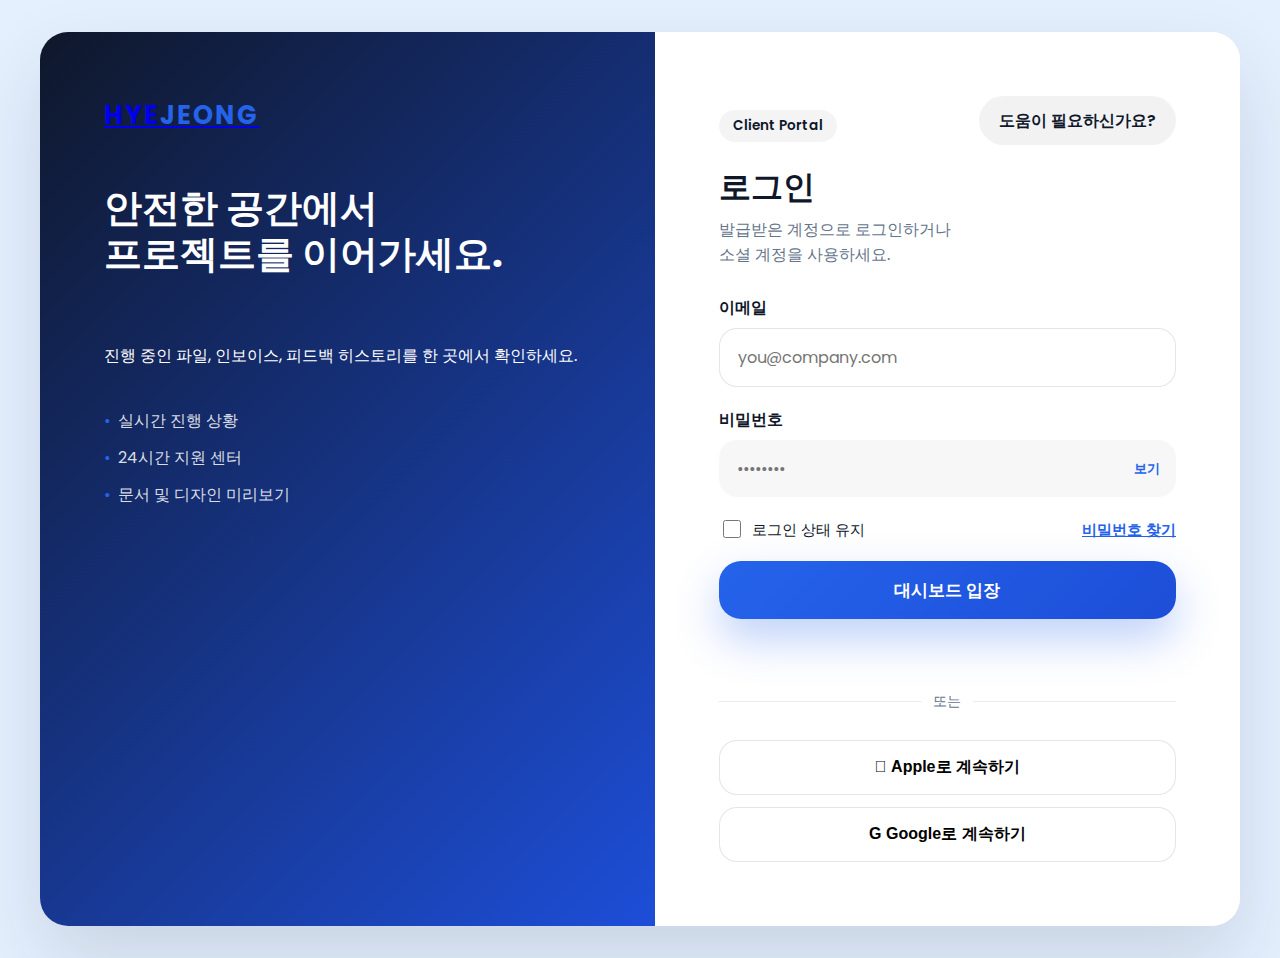
<file: portfolio/login.html>
<!DOCTYPE html>
<html lang="ko">

<head>
    <meta charset="UTF-8">
    <meta name="viewport" content="width=device-width, initial-scale=1.0">
    <title>HYE JEONG Client Login</title>
    <link rel="preconnect" href="https://fonts.googleapis.com">
    <link rel="preconnect" href="https://fonts.gstatic.com" crossorigin>
    <link href="https://fonts.googleapis.com/css2?family=Poppins:wght@500;600&family=Pretendard:wght@400;500;600&display=swap" rel="stylesheet">
    <link rel="stylesheet" href="css/login.css">
</head>

<body class="login-body">
    <main class="login-page">
        <section class="brand-panel">
            <a class="brand" href="index.html">HYE<span>JEONG</span></a>
            <h1>안전한 공간에서<br>프로젝트를 이어가세요.</h1>
            <p>진행 중인 파일, 인보이스, 피드백 히스토리를 한 곳에서 확인하세요.</p>
            <ul>
                <li>실시간 진행 상황</li>
                <li>24시간 지원 센터</li>
                <li>문서 및 디자인 미리보기</li>
            </ul>
        </section>

        <section class="login-card">
            <div class="login-card__header">
                <div>
                    <p class="chip">Client Portal</p>
                    <h2>로그인</h2>
                    <p class="text-muted">발급받은 계정으로 로그인하거나 소셜 계정을 사용하세요.</p>
                </div>
                <button class="btn-ghost btn-help" type="button">도움이 필요하신가요?</button>
            </div>
            <form class="login-form" novalidate>
                <label class="input-field">
                    <span>이메일</span>
                    <input type="email" name="email" placeholder="you@company.com" required>
                </label>
                <label class="input-field password-field">
                    <span>비밀번호</span>
                    <div class="password-wrapper">
                        <input id="password" type="password" name="password" placeholder="••••••••" required minlength="8">
                        <button type="button" data-password-toggle aria-pressed="false">보기</button>
                    </div>
                </label>
                <div class="form-meta">
                    <label class="remember">
                        <input type="checkbox" name="remember">
                        <span>로그인 상태 유지</span>
                    </label>
                    <a href="#" class="link">비밀번호 찾기</a>
                </div>
                <button class="btn-primary btn-submit" type="submit">대시보드 입장</button>
                <div class="form-message" role="status" aria-live="polite"></div>
            </form>
            <div class="divider">
                <span>또는</span>
            </div>
            <div class="quick-actions">
                <button type="button" data-quick-action="apple"> Apple로 계속하기</button>
                <button type="button" data-quick-action="google">G Google로 계속하기</button>
            </div>
            <div class="mobile-hint">
                모바일에서는 아래 큰 버튼을 이용해 주세요.
            </div>
        </section>
    </main>

    <script type="module" src="js/login.js"></script>
</body>

</html>
</file>
<file: portfolio/css/login.css>
/* 로그인 페이지 전용 스타일 */
:root {
    --bg: #e5f0ff;
    --surface: #ffffff;
    --accent: #2563eb;
    --ink: #0f172a;
    --muted: #64748b;
    --radius-lg: 28px;
    --shadow: 0 35px 80px rgba(15, 23, 42, 0.13);
    font-family: 'Poppins', 'Pretendard', -apple-system, BlinkMacSystemFont, 'Segoe UI', sans-serif;
}

*,
*::before,
*::after {
    box-sizing: border-box;
}

body.login-body {
    margin: 0;
    min-height: 100vh;
    background: var(--bg);
    color: var(--ink);
    display: flex;
    align-items: center;
    justify-content: center;
    padding: 32px;
}

.login-page {
    width: min(1200px, 100%);
    background: rgba(255, 255, 255, 0.25);
    border-radius: var(--radius-lg);
    display: grid;
    grid-template-columns: 1.05fr 1fr;
    overflow: hidden;
    box-shadow: var(--shadow);
}

.brand-panel {
    background: linear-gradient(135deg, #0f172a, #1d4ed8);
    color: #fff;
    padding: 64px;
    display: flex;
    flex-direction: column;
    gap: 24px;
}

.brand-panel .brand {
    font-weight: 700;
    font-size: 1.6rem;
    letter-spacing: 0.08em;
    text-transform: uppercase;
}

.brand-panel .brand span {
    color: var(--accent);
}

.brand-panel h1 {
    font-size: clamp(2rem, 3vw, 2.8rem);
    line-height: 1.2;
}

.brand-panel ul {
    list-style: none;
    padding: 0;
    margin: 0;
    display: flex;
    flex-direction: column;
    gap: 12px;
    color: rgba(255, 255, 255, 0.85);
}

.brand-panel ul li::before {
    content: '•';
    margin-right: 8px;
    color: var(--accent);
}

.login-card {
    background: var(--surface);
    padding: 64px;
    display: flex;
    flex-direction: column;
    gap: 28px;
}

.login-card__header {
    display: flex;
    align-items: flex-start;
    justify-content: space-between;
    gap: 16px;
}

.login-card h2 {
    margin: 8px 0 6px;
    font-size: 2rem;
}

.chip {
    display: inline-flex;
    align-items: center;
    padding: 6px 14px;
    border-radius: 999px;
    background: rgba(31, 31, 41, 0.05);
    font-size: 0.85rem;
    font-weight: 600;
}

.text-muted {
    color: var(--muted);
    margin: 0;
}

.btn-ghost,
.btn-primary {
    font: inherit;
    border-radius: 999px;
    border: none;
    padding: 12px 20px;
    font-weight: 600;
    cursor: pointer;
    transition: transform 200ms ease, box-shadow 200ms ease;
}

.btn-primary {
    background: linear-gradient(135deg, #2563eb, #1d4ed8);
    color: #fff;
    box-shadow: 0 20px 45px rgba(37, 99, 235, 0.3);
}

.btn-primary:hover {
    transform: translateY(-2px);
}

.btn-ghost {
    background: rgba(0, 0, 0, 0.05);
    color: var(--ink);
}

.btn-help {
    white-space: nowrap;
}

.login-form {
    display: flex;
    flex-direction: column;
    gap: 20px;
}

.input-field {
    display: flex;
    flex-direction: column;
    gap: 8px;
    font-weight: 600;
}

.input-field input {
    border: 1px solid rgba(0, 0, 0, 0.1);
    border-radius: 18px;
    padding: 16px 18px;
    font-size: 1rem;
    font-family: inherit;
}

.password-wrapper {
    display: flex;
    align-items: center;
    background: rgba(0, 0, 0, 0.03);
    border-radius: 18px;
}

.password-wrapper input {
    flex: 1;
    border: none;
    background: transparent;
}

.password-wrapper button {
    border: none;
    background: transparent;
    padding: 0 16px;
    font-weight: 600;
    cursor: pointer;
    color: var(--accent);
}

.form-meta {
    display: flex;
    align-items: center;
    justify-content: space-between;
    font-size: 0.95rem;
}

.remember {
    display: inline-flex;
    align-items: center;
    gap: 8px;
}

.remember input {
    width: 18px;
    height: 18px;
}

.link {
    color: var(--accent);
    font-weight: 600;
}

.btn-submit {
    width: 100%;
    border-radius: 22px;
    font-size: 1.05rem;
    height: 58px;
}

.divider {
    display: flex;
    align-items: center;
    gap: 12px;
    color: var(--muted);
    font-size: 0.9rem;
}

.divider::before,
.divider::after {
    content: '';
    flex: 1;
    height: 1px;
    background: rgba(0, 0, 0, 0.08);
}

.quick-actions {
    display: grid;
    gap: 12px;
}

.quick-actions button {
    border: 1px solid rgba(0, 0, 0, 0.1);
    border-radius: 18px;
    padding: 16px;
    font-size: 1rem;
    font-weight: 600;
    background: #fff;
    cursor: pointer;
}

.mobile-hint {
    display: none;
    padding: 16px;
    border-radius: 16px;
    background: rgba(255, 79, 97, 0.08);
    font-size: 0.95rem;
    text-align: center;
}

.form-message {
    min-height: 24px;
    font-size: 0.95rem;
    color: var(--accent);
}

@media (max-width: 960px) {
    body.login-body {
        padding: 0;
    }

    .login-page {
        grid-template-columns: 1fr;
    }

    .brand-panel,
    .login-card {
        padding: 48px 32px;
    }

    .mobile-hint {
        display: block;
    }
}

@media (max-width: 520px) {
    .login-card {
        padding: 36px 24px;
    }

    .btn-submit,
    .quick-actions button {
        height: 64px;
        font-size: 1.05rem;
    }

    .quick-actions button {
        font-size: 1.1rem;
        letter-spacing: 0.02em;
    }

    .form-meta {
        flex-direction: column;
        align-items: flex-start;
        gap: 12px;
    }

    .btn-help {
        width: 100%;
        text-align: center;
    }

    .password-wrapper button {
        font-size: 1rem;
    }
}
</file>
